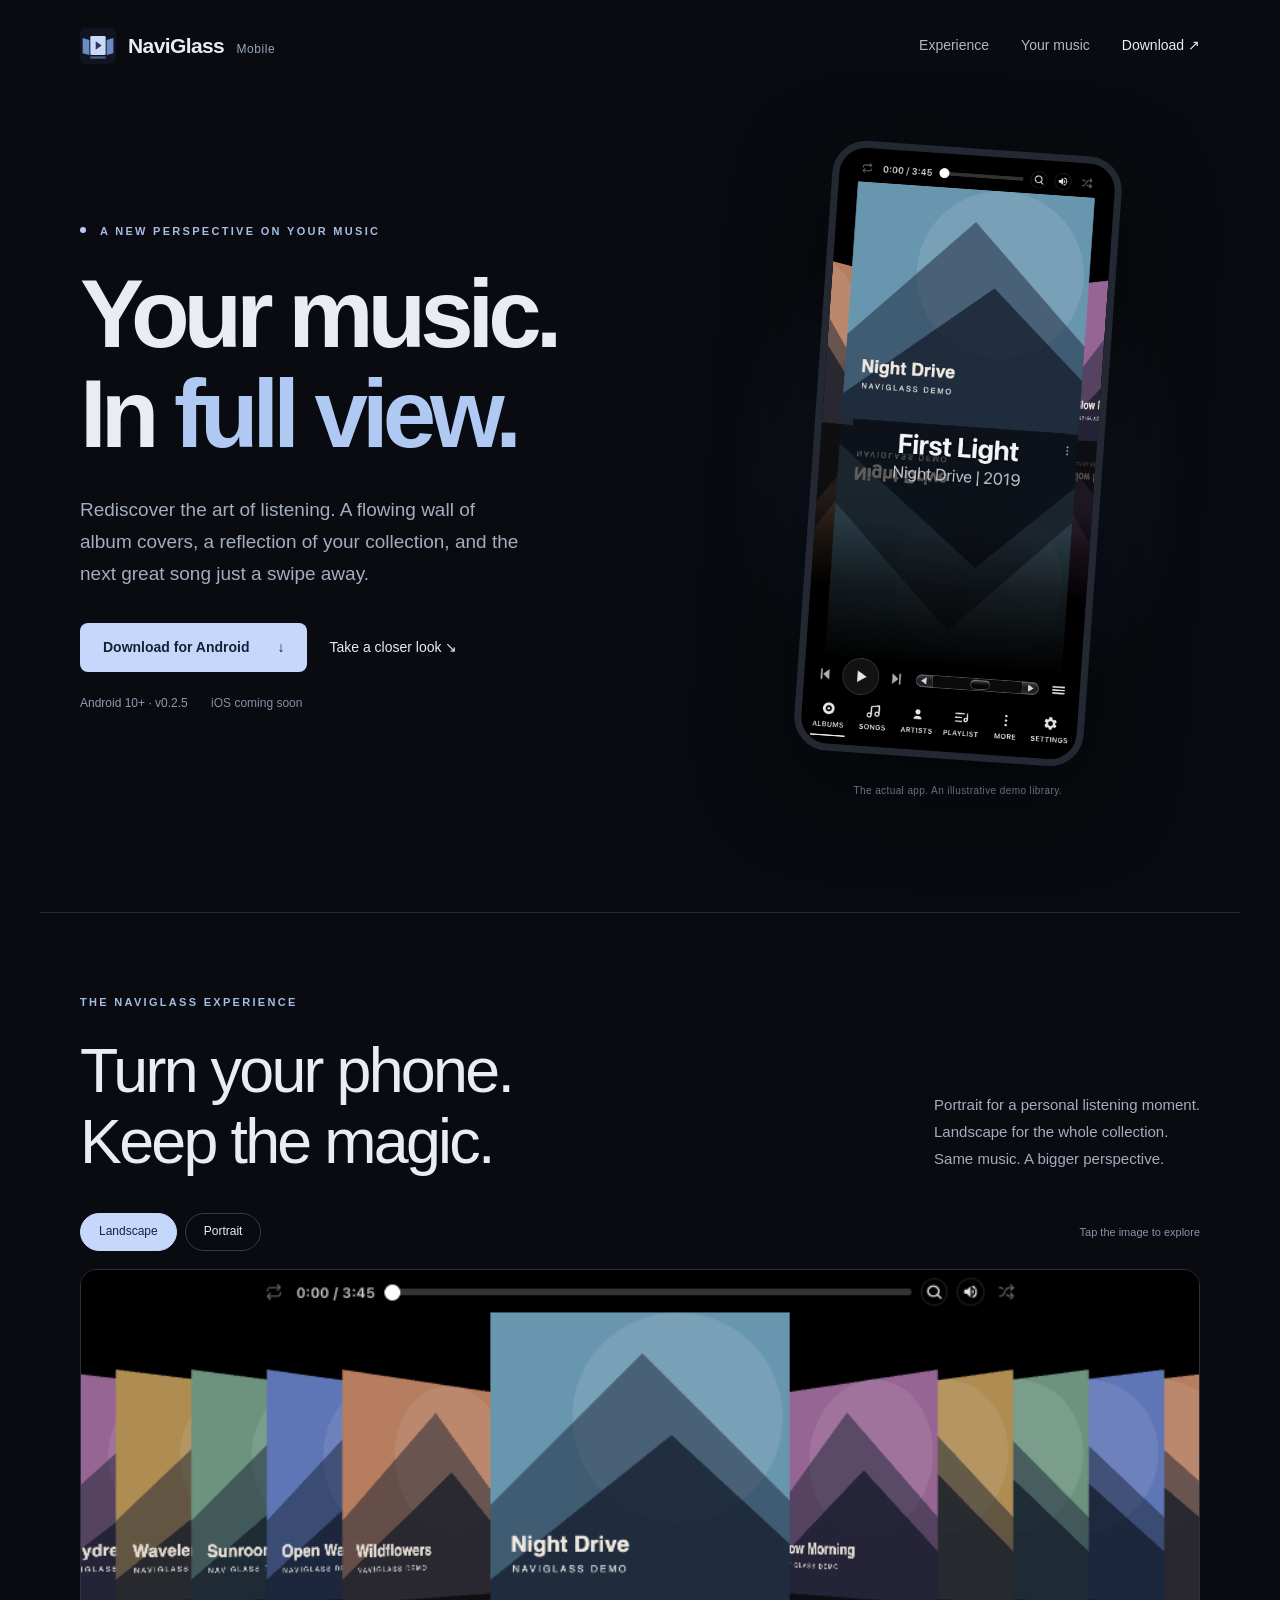
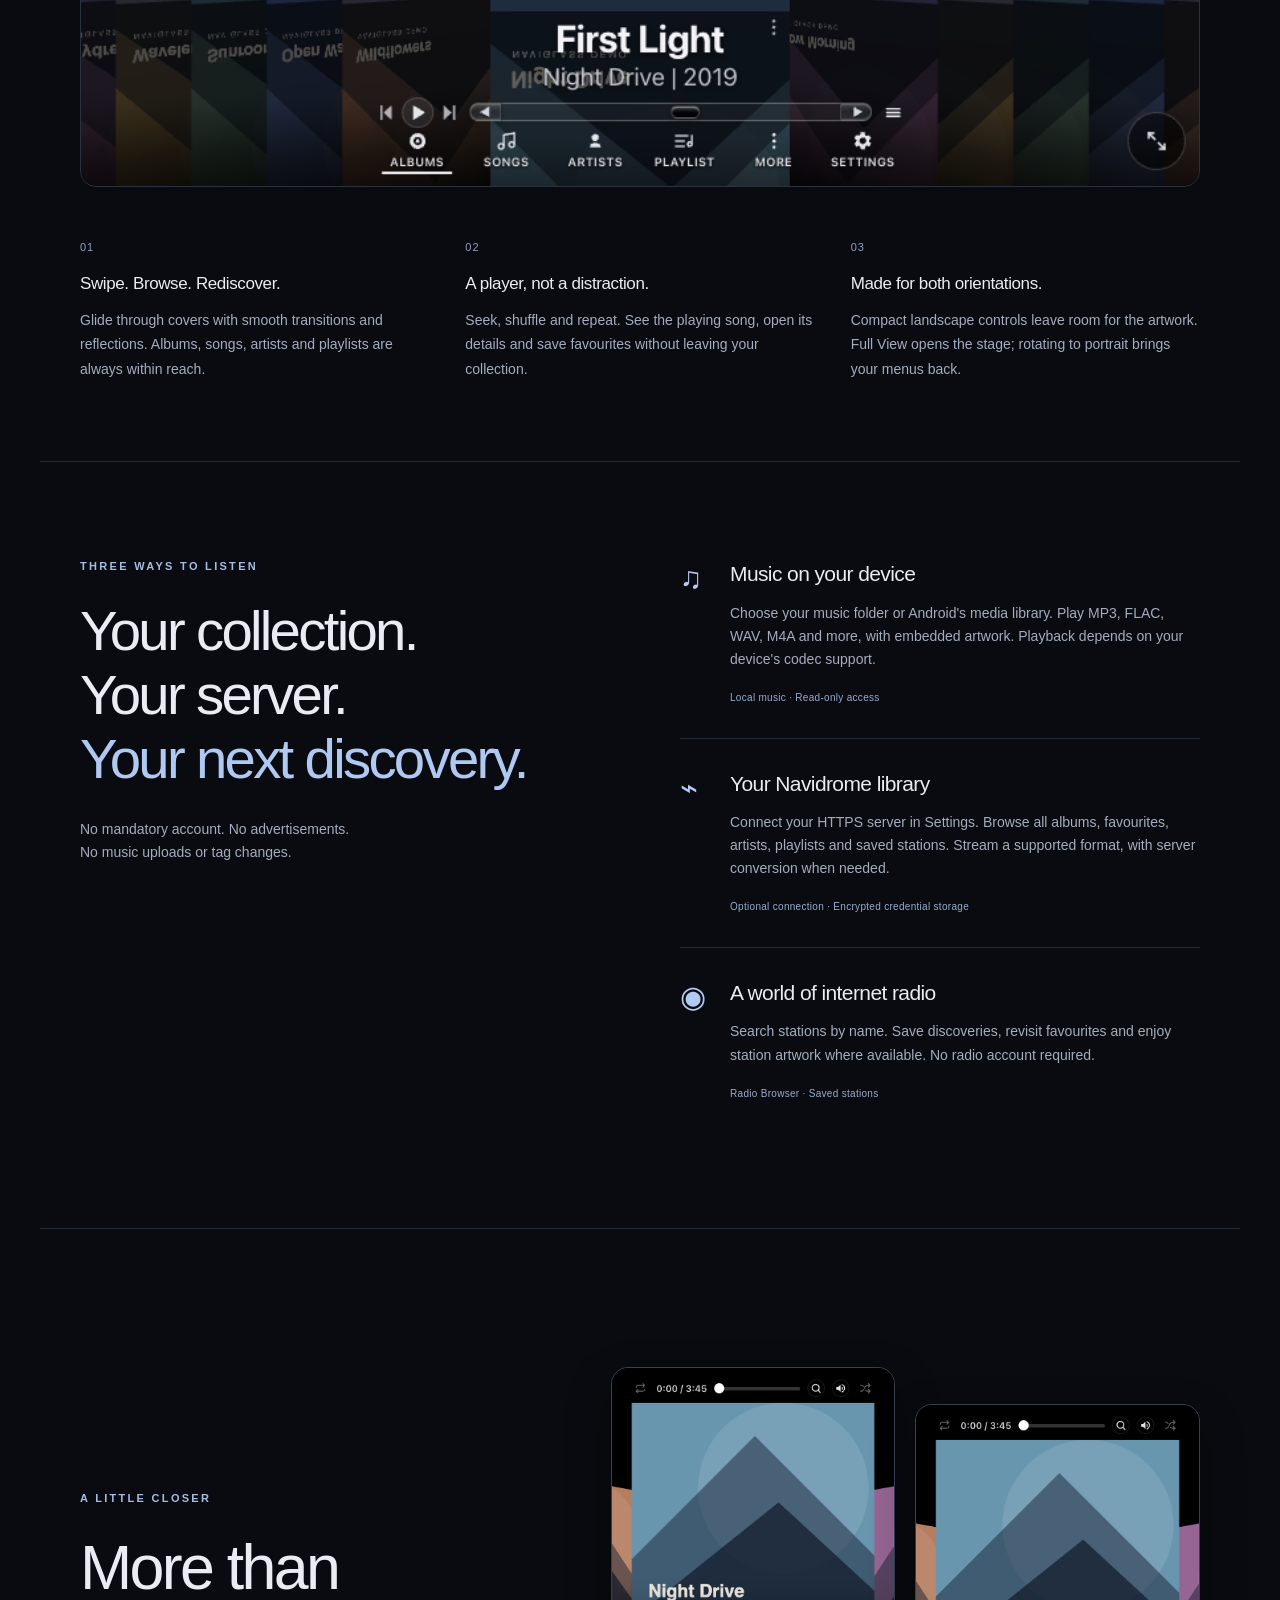
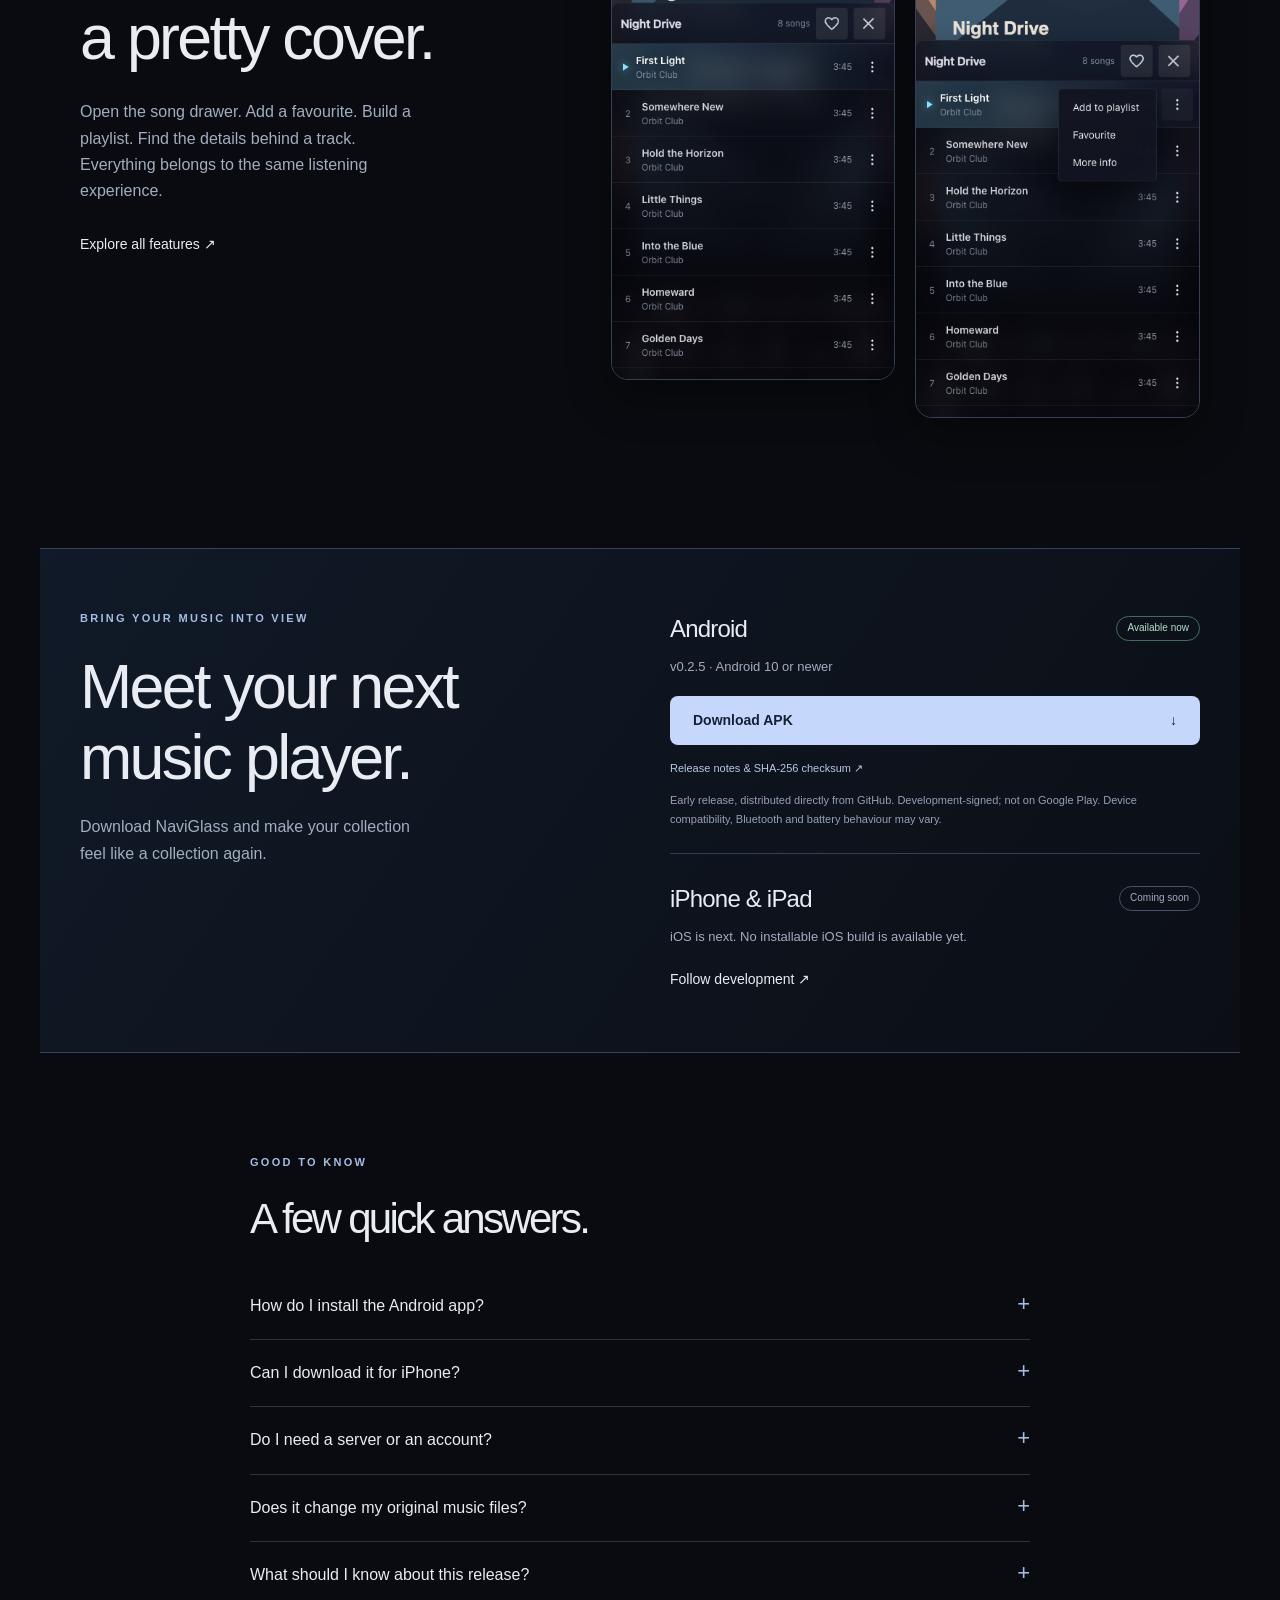
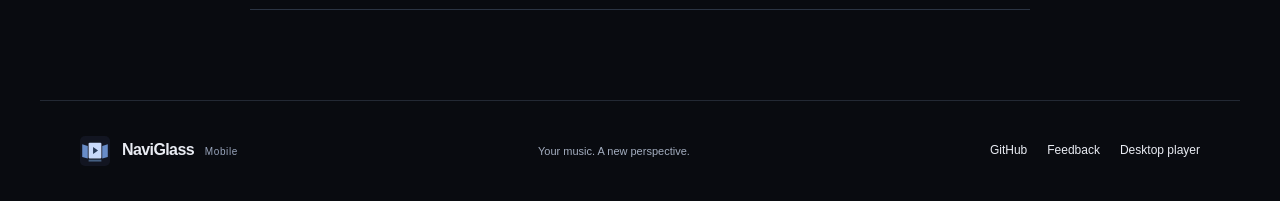
<file: site/index.html>
<!doctype html>
<html lang="en"><head><meta charset="utf-8"><meta name="viewport" content="width=device-width,initial-scale=1"><meta name="theme-color" content="#090b10"><meta name="description" content="NaviGlass brings reflective Cover Flow to your mobile music library. Listen to local music, connect Navidrome and discover internet radio. Available for Android; iOS coming soon."><title>NaviGlass Mobile — Your music, in full view.</title><link rel="icon" href="assets/icon.svg" type="image/svg+xml"><link rel="apple-touch-icon" href="assets/icon-180.png"><link rel="stylesheet" href="style.css"><meta property="og:title" content="NaviGlass Mobile — Your music, in full view."><meta property="og:description" content="Cover Flow. Local music. Navidrome. Internet radio. Download NaviGlass for Android."><meta property="og:type" content="website"><meta property="og:url" content="https://basf2hd.github.io/NaviGlass-Mobile/"><meta property="og:image" content="https://basf2hd.github.io/NaviGlass-Mobile/assets/landscape.png"></head>
<body><a class="skip" href="#main">Skip to content</a><header class="topbar"><a class="brand" href="#" aria-label="NaviGlass home"><img src="assets/icon.svg" alt="" width="36" height="36"><span>NaviGlass <small>Mobile</small></span></a><nav aria-label="Main"><a href="#experience">Experience</a><a href="#sources">Your music</a><a href="#download" class="nav-download">Download <span aria-hidden="true">↗</span></a></nav></header>
<main id="main"><section class="hero wrap"><div class="hero-copy"><p class="eyebrow"><span></span> A new perspective on your music</p><h1>Your music.<br>In <em>full view.</em></h1><p class="intro">Rediscover the art of listening. A flowing wall of album covers, a reflection of your collection, and the next great song just a swipe away.</p><div class="cta-row"><a class="button primary" href="https://github.com/BASF2HD/NaviGlass-Mobile/releases/download/v0.2.5/NaviGlass-Android-0.2.5.apk">Download for Android <span aria-hidden="true">↓</span></a><a class="text-link" href="#experience">Take a closer look <span aria-hidden="true">↘</span></a></div><p class="availability">Android 10+ · v0.2.5 <span>iOS coming soon</span></p></div><div class="hero-art"><div class="orbit" aria-hidden="true"></div><button class="phone image-button" data-zoom="assets/portrait.png" data-caption="Portrait Cover Flow — illustrative demo library" aria-label="Enlarge portrait player screenshot"><img src="assets/portrait.png" alt="NaviGlass portrait player showing reflective album covers, the song First Light, playback controls and bottom navigation" width="390" height="844" fetchpriority="high"></button><p class="image-note">The actual app. An illustrative demo library.</p></div></section>
<section id="experience" class="experience wrap"><div class="section-top"><div><p class="eyebrow">The NaviGlass experience</p><h2>Turn your phone.<br>Keep the magic.</h2></div><p>Portrait for a personal listening moment.<br>Landscape for the whole collection.<br>Same music. A bigger perspective.</p></div><div class="view-controls" role="group" aria-label="Screenshot view"><button class="view-toggle" data-view="landscape" aria-pressed="true">Landscape</button><button class="view-toggle" data-view="portrait" aria-pressed="false">Portrait</button><span>Tap the image to explore</span></div><button class="wide-image image-button" id="experience-image" data-zoom="assets/landscape.png" data-caption="Landscape Cover Flow — illustrative demo library" aria-label="Enlarge landscape player screenshot"><img id="view-image" src="assets/landscape.png" alt="NaviGlass landscape Cover Flow with multiple aligned album covers and reflections" width="844" height="390" loading="lazy"></button><div class="experience-details"><article><span class="detail-number">01</span><h3>Swipe. Browse. Rediscover.</h3><p>Glide through covers with smooth transitions and reflections. Albums, songs, artists and playlists are always within reach.</p></article><article><span class="detail-number">02</span><h3>A player, not a distraction.</h3><p>Seek, shuffle and repeat. See the playing song, open its details and save favourites without leaving your collection.</p></article><article><span class="detail-number">03</span><h3>Made for both orientations.</h3><p>Compact landscape controls leave room for the artwork. Full View opens the stage; rotating to portrait brings your menus back.</p></article></div></section>
<section id="sources" class="sources wrap"><div class="source-heading"><p class="eyebrow">Three ways to listen</p><h2>Your collection.<br>Your server.<br><em>Your next discovery.</em></h2><p>No mandatory account. No advertisements.<br>No music uploads or tag changes.</p></div><div class="source-list"><article><span class="source-icon" aria-hidden="true">♫</span><div><h3>Music on your device</h3><p>Choose your music folder or Android's media library. Play MP3, FLAC, WAV, M4A and more, with embedded artwork. Playback depends on your device's codec support.</p><span class="source-label">Local music · Read-only access</span></div></article><article><span class="source-icon" aria-hidden="true">⌁</span><div><h3>Your Navidrome library</h3><p>Connect your HTTPS server in Settings. Browse all albums, favourites, artists, playlists and saved stations. Stream a supported format, with server conversion when needed.</p><span class="source-label">Optional connection · Encrypted credential storage</span></div></article><article><span class="source-icon" aria-hidden="true">◉</span><div><h3>A world of internet radio</h3><p>Search stations by name. Save discoveries, revisit favourites and enjoy station artwork where available. No radio account required.</p><span class="source-label">Radio Browser · Saved stations</span></div></article></div></section>
<section class="details wrap"><div class="detail-copy"><p class="eyebrow">A little closer</p><h2>More than<br>a pretty cover.</h2><p>Open the song drawer. Add a favourite. Build a playlist. Find the details behind a track. Everything belongs to the same listening experience.</p><a class="text-link" href="https://github.com/BASF2HD/NaviGlass-Mobile#player-and-browsing">Explore all features <span aria-hidden="true">↗</span></a></div><div class="detail-images"><button class="image-button drawer-image" data-zoom="assets/drawer-portrait.png" data-caption="Song drawer with favourites and track actions" aria-label="Enlarge song drawer screenshot"><img src="assets/drawer-portrait.png" alt="Album song drawer with favourites, song titles, artists, durations and three-dot action menus" width="390" height="844" loading="lazy"></button><button class="image-button actions-image" data-zoom="assets/actions-portrait.png" data-caption="Song actions: playlist, favourite and more information" aria-label="Enlarge track actions screenshot"><img src="assets/actions-portrait.png" alt="NaviGlass song actions menu with Add to playlist, Favourite and More info" width="390" height="844" loading="lazy"></button></div></section>
<section id="download" class="download wrap"><div><p class="eyebrow">Bring your music into view</p><h2>Meet your next<br>music player.</h2><p>Download NaviGlass and make your collection<br>feel like a collection again.</p></div><div class="download-options"><div class="platform"><div class="platform-heading"><h3>Android</h3><span class="status available">Available now</span></div><p>v0.2.5 · Android 10 or newer</p><a class="button primary" href="https://github.com/BASF2HD/NaviGlass-Mobile/releases/download/v0.2.5/NaviGlass-Android-0.2.5.apk">Download APK <span aria-hidden="true">↓</span></a><a class="checksum" href="https://github.com/BASF2HD/NaviGlass-Mobile/releases/tag/v0.2.5">Release notes & SHA-256 checksum ↗</a><p class="release-note">Early release, distributed directly from GitHub. Development-signed; not on Google Play. Device compatibility, Bluetooth and battery behaviour may vary.</p></div><div class="platform ios"><div class="platform-heading"><h3>iPhone & iPad</h3><span class="status">Coming soon</span></div><p>iOS is next. No installable iOS build is available yet.</p><a class="text-link" href="https://github.com/BASF2HD/NaviGlass-Mobile">Follow development <span aria-hidden="true">↗</span></a></div></div></section>
<section class="faq wrap"><p class="eyebrow">Good to know</p><h2>A few quick answers.</h2><details><summary>How do I install the Android app?</summary><p>Download the APK on your Android device and open it. Android may ask you to allow installation from your browser or file manager. Install over the previous NaviGlass release to retain app data. An up-to-date Android System WebView and WebGL support are required.</p></details><details><summary>Can I download it for iPhone?</summary><p>Not yet. The Android APK cannot run on iPhone or iPad. The iOS version is planned next; this page will link to a supported Apple download route when one is available.</p></details><details><summary>Do I need a server or an account?</summary><p>No. Local music works without an account. Navidrome is optional and requires your own reachable HTTPS server. Internet radio needs a connection, but no login.</p></details><details><summary>Does it change my original music files?</summary><p>No. Library access is read-only: NaviGlass does not delete tracks, change tags or upload music. Local favourites and app-created playlists stay on your device. Navidrome album and song favourites sync with your server.</p></details><details><summary>What should I know about this release?</summary><p>This is an early, development-signed release, not a production-certified app. Full desktop feature parity, offline remote downloads, server playlist editing, equalizer and Android Auto browsing are not available. Remote title-prefix search filters the first 200 server candidates. Please share reproducible issues with your device and Android version, without passwords or private account details.</p></details></section></main>
<footer class="wrap"><a class="brand" href="#"><img src="assets/icon.svg" alt="" width="30" height="30"><span>NaviGlass <small>Mobile</small></span></a><p>Your music. A new perspective.</p><div><a href="https://github.com/BASF2HD/NaviGlass-Mobile">GitHub</a><a href="https://github.com/BASF2HD/NaviGlass-Mobile/issues">Feedback</a><a href="https://github.com/BASF2HD/NaviGlassPlayer">Desktop player</a></div></footer>
<dialog id="lightbox" aria-label="App screenshot"><button id="close-lightbox" aria-label="Close screenshot">×</button><img id="lightbox-image" alt=""><p id="lightbox-caption"></p></dialog><script src="script.js"></script></body></html>
</file>
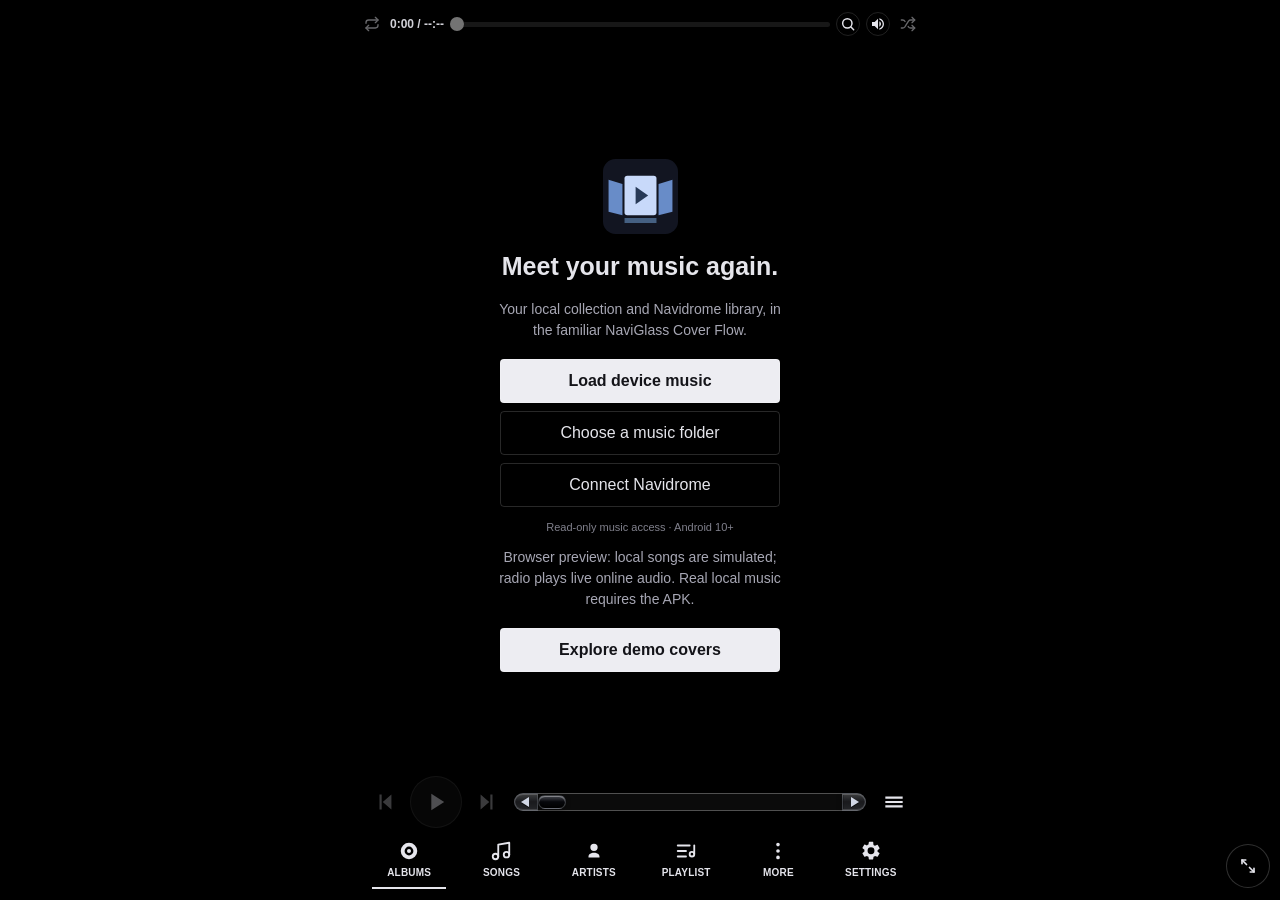
<file: app/src/main/assets/index.html>
<!doctype html>
<html lang="en">
  <head>
    <meta charset="utf-8" />
    <meta
      name="viewport"
      content="width=device-width,initial-scale=1,viewport-fit=cover"
    />
    <meta
      http-equiv="Content-Security-Policy"
      content="default-src 'self'; script-src 'self'; style-src 'self' 'unsafe-inline'; img-src 'self' data:; connect-src 'self' https://de1.api.radio-browser.info https://de2.api.radio-browser.info; media-src https:; object-src 'none'; base-uri 'none'; form-action 'none'"
    />
    <meta name="theme-color" content="#000000" />
    <title>NaviGlass</title>
    <link
      rel="icon"
      href="icon-32.png?v=0.2.5"
      type="image/png"
      sizes="32x32"
    />
    <link
      rel="icon"
      href="icon.svg?v=0.2.5"
      type="image/svg+xml"
      sizes="any"
    />
    <link rel="apple-touch-icon" href="icon-180.png?v=0.2.5" />
    <link rel="stylesheet" href="style.css" />
    <script src="vendor/three.min.js" defer></script>
    <script type="module" src="app.js"></script>
  </head>
  <body>
    <header id="playbackStrip">
      <button id="repeat" aria-label="Repeat"></button>
      <div class="seekTime">
        <span id="elapsed">0:00</span> / <span id="duration">--:--</span>
      </div>
      <input
        id="seek"
        type="range"
        min="0"
        max="1000"
        value="0"
        aria-label="Playback position"
      /><button id="search" aria-label="Search music"></button
      ><button id="volume" aria-label="Volume"></button
      ><button id="shuffle" aria-label="Shuffle"></button>
    </header>
    <main>
      <div
        id="scene"
        aria-label="Album Cover Flow. Swipe left or right to browse."
        tabindex="0"
      ></div>
      <section id="content" hidden aria-label="Music browser"></section>
      <section id="caption" aria-live="polite" hidden>
        <h1 id="title">Your music. In motion.</h1>
        <p id="subtitle">Local files or your Navidrome library.</p>
        <button
          id="nowFavourite"
          aria-label="Favourite playing song"
          hidden
        ></button>
        <button
          id="infoMenu"
          aria-label="Album information and song actions"
        ></button>
      </section>
      <section id="welcome">
        <img src="icon.svg" alt="NaviGlass" />
        <h2>Meet your music again.</h2>
        <p>
          Your local collection and Navidrome library, in the familiar NaviGlass
          Cover Flow.
        </p>
        <button class="primary" id="device">Load device music</button
        ><button id="folder">Choose a music folder</button
        ><button id="connectWelcome">Connect Navidrome</button
        ><small>Read-only music access · Android 10+</small>
      </section>
    </main>
    <footer id="controls">
      <div class="now" hidden>
        <strong id="nowTitle">Nothing playing</strong
        ><span id="nowArtist"></span>
      </div>
      <div class="transport">
        <div class="primaryTransport">
          <button id="previous" aria-label="Previous song"></button
          ><button class="play" id="play" aria-label="Play"></button
          ><button id="next" aria-label="Next song"></button>
        </div>
        <div class="coverBrowse">
          <button id="backAlbum" aria-label="Previous cover">◀</button
          ><input
            id="browseStrip"
            type="range"
            min="0"
            max="0"
            step="1"
            value="0"
            aria-label="Browse covers"
          /><button id="nextAlbum" aria-label="Next cover">▶</button>
        </div>
        <button id="songs" aria-label="Open album songs"></button>
      </div>
      <nav id="mainNav" aria-label="Music navigation">
        <button data-view="albums" aria-current="page">
          <span class="navIcon"></span><span>Albums</span></button
        ><button data-view="songs">
          <span class="navIcon"></span><span>Songs</span></button
        ><button data-view="artists">
          <span class="navIcon"></span><span>Artists</span></button
        ><button data-view="playlists">
          <span class="navIcon"></span><span>Playlist</span></button
        ><button data-view="more">
          <span class="navIcon"></span><span>More</span></button
        ><button data-view="settings" id="library">
          <span class="navIcon"></span><span>Settings</span>
        </button>
      </nav>
      <span id="albumPosition" hidden></span>
    </footer>
    <button id="fullscreen" aria-label="Toggle immersive player"></button>
    <dialog id="panel">
      <div class="panelHead">
        <h2 id="panelTitle">Library</h2>
        <span id="drawerCount" hidden></span
        ><button
          id="drawerFavourite"
          aria-label="Favourite album"
          hidden
        ></button
        ><button id="close" aria-label="Close panel"></button>
      </div>
      <div id="panelBody"></div>
    </dialog>
    <div id="scan" hidden>
      <span id="scanText"></span
      ><progress aria-label="Scanning music"></progress
      ><button id="cancel">Cancel scan</button>
    </div>
    <div id="toast" role="status" hidden></div>
  </body>
</html>
</file>
<file: site/style.css>
*{box-sizing:border-box}html{scroll-behavior:smooth;scroll-padding-top:90px}body{margin:0;background:#090b10;color:#e9ecf3;font-family:Inter,-apple-system,BlinkMacSystemFont,"Segoe UI",sans-serif;font-size:16px;line-height:1.65;-webkit-font-smoothing:antialiased}a{color:inherit;text-decoration:none}button{font:inherit;color:inherit;cursor:pointer}button,a{-webkit-tap-highlight-color:transparent}a:focus-visible,button:focus-visible,summary:focus-visible{outline:3px solid #a5c5ff;outline-offset:6px}img{display:block;max-width:100%;height:auto}.wrap{max-width:1200px;margin:auto;padding-inline:40px}.topbar{max-width:1200px;margin:auto;padding:28px 40px;display:flex;align-items:center;justify-content:space-between;gap:20px}.brand{display:flex;align-items:center;gap:12px;font-size:21px;font-weight:650;letter-spacing:-.6px}.brand small{font-size:12px;color:#98a4bb;letter-spacing:.6px;font-weight:500;margin-left:7px}nav{display:flex;gap:32px;align-items:center;font-size:14px;color:#afb6c6}.nav-download{color:#e9ecf3}nav a:hover,.text-link:hover,footer a:hover{color:#bad0fb}.skip{position:fixed;left:16px;top:-80px;background:#c6d8fa;color:#111;padding:12px;z-index:50}.skip:focus{top:12px}.hero{min-height:820px;display:grid;grid-template-columns:1.25fr 1fr;align-items:center;gap:30px;padding-top:34px;padding-bottom:90px}.eyebrow{text-transform:uppercase;letter-spacing:2.3px;font-size:11px;font-weight:600;color:#a5bce3;margin:0 0 24px}.eyebrow span{display:inline-block;width:6px;height:6px;border-radius:50%;background:#b6ccf3;margin-right:9px;vertical-align:2px}h1{font-size:clamp(66px,7.5vw,100px);line-height:1.04;letter-spacing:-6px;font-weight:550;margin:0 0 30px}em{font-style:normal;color:#b0c9f3}.intro{max-width:440px;color:#a3adbf;font-size:19px;line-height:1.7;margin-bottom:32px}.cta-row{display:flex;align-items:center;flex-wrap:wrap;gap:22px}.button{display:inline-flex;align-items:center;justify-content:space-between;gap:28px;padding:15px 23px;font-size:14px;font-weight:650;line-height:1.4;border-radius:8px;transition:background .18s}.primary{background:#c5d8fc;color:#162137}.primary:hover{background:#e0eaff}.text-link{font-size:14px;font-weight:500;display:inline-block}.availability{font-size:12px;color:#8f9bb0;margin-top:22px}.availability span{margin-left:20px;color:#8490a5}.hero-art{position:relative;display:flex;align-items:center;flex-direction:column}.orbit{position:absolute;z-index:-1;inset:5% -18%;background:radial-gradient(ellipse,#20385870,transparent 65%);border-radius:50%}.phone{width:290px;border:7px solid #232833!important;border-radius:34px!important;overflow:hidden;box-shadow:0 30px 90px #0008;transform:rotate(4deg)}.phone img{border-radius:25px}.image-button{display:block;background:none;padding:0;border:0;text-align:left}.image-note{font-size:10px;color:#8894a9;letter-spacing:.4px;margin:24px 0 0}.experience{padding-block:80px;border-top:1px solid #232934}.section-top{display:flex;justify-content:space-between;align-items:flex-end;gap:35px;margin-bottom:36px}h2{font-size:clamp(40px,4.9vw,64px);line-height:1.13;font-weight:500;letter-spacing:-2.7px;margin:0}p{color:#a3adbf}.section-top>p{font-size:15px;line-height:1.8;margin:0 0 5px}.view-controls{display:flex;align-items:center;gap:8px;margin-bottom:18px}.view-toggle{border:1px solid #323c4b;background:transparent;padding:8px 18px;border-radius:30px;font-size:12px}.view-toggle[aria-pressed=true]{background:#c5d8fc;color:#152239;border-color:#c5d8fc}.view-controls span{margin-left:auto;color:#8894a9;font-size:11px}.wide-image{width:100%;background:#000;border:1px solid #29323d;border-radius:16px;overflow:hidden;display:flex;justify-content:center;align-items:center;min-height:280px}.wide-image img{width:100%}.wide-image.portrait img{width:260px}.experience-details{display:grid;grid-template-columns:repeat(3,1fr);gap:36px;margin-top:46px}.detail-number{font-size:11px;color:#8da1c2;letter-spacing:1px}.experience-details h3{font-size:17px;font-weight:500;letter-spacing:-.4px;margin:10px 0}.experience-details p{font-size:14px;line-height:1.75;margin:0}.sources{padding-block:95px;display:grid;grid-template-columns:1fr 1fr;gap:80px;border-top:1px solid #232934}.source-heading h2{font-size:clamp(38px,4.4vw,57px)}.source-heading>p:last-child{font-size:14px;margin-top:28px}.source-list article{display:flex;gap:20px;padding-bottom:28px;margin-bottom:28px;border-bottom:1px solid #232934}.source-list article:last-child{margin:0;border-bottom:0}.source-icon{color:#b2cbf4;font-size:30px;line-height:1;width:30px;flex-shrink:0;padding-top:6px}.source-list h3{font-weight:500;font-size:21px;margin:0 0 10px;letter-spacing:-.6px}.source-list p{font-size:14px;margin:0 0 12px}.source-label{font-size:10px;color:#97acce;letter-spacing:.3px}.details{border-top:1px solid #232934;padding-block:100px;display:grid;grid-template-columns:1fr 1.2fr;gap:40px;align-items:center}.detail-copy>p:not(.eyebrow){max-width:350px;font-size:16px;margin:26px 0}.detail-images{display:flex;gap:20px;align-items:center;justify-content:center}.detail-images button{border:1px solid #354055;border-radius:17px;overflow:hidden;width:220px;box-shadow:0 18px 45px #0005}.actions-image{margin-top:75px}.download{margin-block:30px 100px;padding-block:60px;border-block:1px solid #35445a;background:linear-gradient(125deg,#16253a90,#10151f55);display:grid;grid-template-columns:1fr 1fr;gap:60px}.download>div>p:not(.eyebrow){font-size:16px;margin-top:22px}.platform{padding-bottom:24px}.platform-heading{display:flex;justify-content:space-between;align-items:center;gap:15px}.platform h3{font-size:24px;font-weight:500;margin:0;letter-spacing:-.8px}.status{font-size:10px;color:#9eacc3;border:1px solid #485169;border-radius:30px;padding:3px 10px;white-space:nowrap}.status.available{color:#b5dfcb;border-color:#416e5b}.platform>p{font-size:13px;margin:8px 0 18px}.platform .button{width:100%}.checksum{font-size:11px;display:block;color:#b5c8e5;margin:14px 0}.platform .release-note{font-size:11px;line-height:1.7;margin:14px 0 0;color:#94a1b6}.ios{border-top:1px solid #344053;padding-top:25px;padding-bottom:0}.faq{max-width:860px;padding-bottom:90px}.faq h2{font-size:42px;margin-bottom:30px}details{border-bottom:1px solid #2b3443;padding:20px 0}summary{font-size:16px;cursor:pointer;list-style:none;display:flex;justify-content:space-between;gap:25px}summary::-webkit-details-marker{display:none}summary::after{content:'+';font-size:22px;color:#a5bce3;line-height:1}details[open] summary::after{content:'−'}details p{font-size:14px;margin:15px 32px 0 0}footer{border-top:1px solid #232934;display:flex;align-items:center;justify-content:space-between;gap:20px;padding-block:30px;font-size:12px}footer .brand{font-size:16px}footer .brand small{font-size:10px}footer p{font-size:11px}footer>div{display:flex;gap:20px}dialog{max-width:94vw;max-height:94vh;border:1px solid #414d62;border-radius:12px;background:#090b10;color:#e9ecf3;padding:36px 20px 14px;overflow:auto}dialog::backdrop{background:#000d}#lightbox-image{max-height:78vh;width:auto;max-width:85vw;margin:auto}#lightbox-caption{text-align:center;font-size:12px;margin:12px 0 0}#close-lightbox{position:absolute;right:8px;top:0;border:0;background:none;width:36px;height:36px;font-size:28px;color:#dce4f2}@media(max-width:950px){.hero{grid-template-columns:1.1fr 1fr;min-height:730px}h1{font-size:70px;letter-spacing:-4px}.phone{width:240px}.intro{font-size:17px}.sources{gap:40px}.details{grid-template-columns:1fr 1fr}.detail-images{gap:12px}.download{gap:35px}footer p{display:none}}@media(max-width:680px){.wrap{padding-inline:24px}.topbar{padding:20px 24px}.brand{font-size:19px}.brand small{display:none}nav{gap:18px;font-size:12px}nav a:first-child{display:none}.hero{display:flex;flex-direction:column;align-items:stretch;text-align:center;gap:36px;padding-top:40px;padding-bottom:55px;min-height:0}h1{font-size:68px;letter-spacing:-4px}.hero .eyebrow{font-size:9px;letter-spacing:1.7px}.intro{margin:22px auto 28px;max-width:420px}.cta-row{justify-content:center;gap:20px}.availability span{margin-left:14px}.phone{width:230px;transform:rotate(0)}.hero-art{padding-top:14px}.image-note{margin-top:16px}.experience{padding-block:52px}.section-top{display:block}.section-top>p{margin-top:22px}h2{font-size:43px;letter-spacing:-2px}.view-controls span{font-size:10px}.view-toggle{padding:7px 12px}.wide-image{min-height:0;border-radius:8px}.experience-details{grid-template-columns:1fr;gap:26px;margin-top:30px}.experience-details article{display:grid;grid-template-columns:25px 1fr;gap:0 12px}.detail-number{grid-row:span 2;padding-top:4px}.experience-details h3{margin:0 0 8px}.experience-details p{grid-column:2}.sources{grid-template-columns:1fr;gap:30px;padding-block:56px}.source-heading h2{font-size:43px}.source-heading>p:last-child{margin-top:20px}.source-list article{gap:16px}.details{grid-template-columns:1fr;gap:30px;padding-block:56px}.detail-images{justify-content:flex-start;gap:14px}.detail-images button{width:calc(50% - 7px)}.actions-image{margin-top:35px}.download{display:block;padding-block:36px;margin-bottom:60px}.download-options{margin-top:32px}.download h2{font-size:43px}.faq{padding-bottom:56px}.faq h2{font-size:33px}summary{font-size:14px}footer{flex-direction:column;align-items:flex-start;padding-block:24px;gap:16px}footer>div{gap:25px;font-size:11px}}@media(prefers-reduced-motion:reduce){html{scroll-behavior:auto}*{transition:none!important}}

.hero-art { isolation:isolate; min-width:0; }
.orbit { inset:5% 0; }
.detail-images { min-width:0; }
.detail-images button { min-width:0; flex:1; width:0; }
.sources>*, .download>* { min-width:0; }
@media(max-width:380px) { h1{font-size:58px;letter-spacing:-3px}.hero .eyebrow{letter-spacing:1.1px}.view-controls span{display:none}.platform-heading{flex-wrap:wrap}.brand{font-size:17px}nav{gap:14px} }
</file>
<file: app/src/main/assets/style.css>
:root {
  color-scheme: dark;
  font-family:
    -apple-system, BlinkMacSystemFont, "Segoe UI", Roboto, "Helvetica Neue",
    Arial, sans-serif;
  -webkit-font-smoothing: antialiased;
  background: #000;
  color: #e5e5eb;
  --line: #ffffff18;
  --accent: #e5e5eb;
  --cover-width: min(560px, calc(100vw - 20px));
  --chrome-width: min(560px, calc(100vw - 20px));
}
* {
  box-sizing: border-box;
}
body {
  margin: 0;
  height: 100dvh;
  overflow: hidden;
  background: #000;
}
button,
input,
select {
  font: inherit;
}
button {
  border: 1px solid transparent;
  border-radius: 4px;
  background: transparent;
  color: inherit;
  min-width: 44px;
  min-height: 44px;
  padding: 8px;
  cursor: pointer;
  display: inline-flex;
  align-items: center;
  justify-content: center;
  gap: 6px;
  -webkit-tap-highlight-color: transparent;
}
button img {
  pointer-events: none;
  display: block;
}
button:hover {
  background: #ffffff0a;
}
button:focus-visible,
input:focus-visible,
select:focus-visible {
  outline: 2px solid #d5d7e4;
  outline-offset: 2px;
}
button:disabled {
  opacity: 0.34;
  cursor: default;
}
[hidden] {
  display: none !important;
}
.active {
  color: #fff;
}
.primary {
  background: #ededf2;
  color: #141419;
  font-weight: 600;
  border-radius: 4px;
  padding: 10px 16px;
}
main {
  position: absolute;
  inset: 0;
  overflow: hidden;
}
#scene {
  position: absolute;
  inset: 0;
  background: #000;
}
#scene canvas {
  display: block;
}
#playbackStrip {
  position: absolute;
  top: 8px;
  left: 50%;
  transform: translateX(-50%);
  width: var(--chrome-width);
  height: 34px;
  z-index: 4;
  display: grid;
  grid-template-columns: 34px max-content minmax(30px, 1fr) 34px 34px 34px;
  align-items: center;
  gap: 5px;
}
#playbackStrip button {
  min-width: 34px;
  width: 34px;
  padding: 4px;
  color: #bfc0c7;
}
#playbackStrip img {
  width: 18px;
  height: 18px;
}
#playbackStrip .active {
  background: #ffffff14;
}
.seekTime {
  font-size: 12px;
  font-weight: 600;
  white-space: nowrap;
  font-variant-numeric: tabular-nums;
  color: #d1d1d8;
}
input[type="range"] {
  appearance: none;
  -webkit-appearance: none;
  width: 100%;
  min-width: 0;
  height: 32px;
  background: transparent;
  margin: 0;
  cursor: pointer;
}
#seek::-webkit-slider-runnable-track {
  height: 5px;
  border-radius: 3px;
  background: #333;
}
#seek::-webkit-slider-thumb {
  appearance: none;
  -webkit-appearance: none;
  width: 14px;
  height: 14px;
  border-radius: 50%;
  background: #fff;
  margin-top: -4.5px;
}
#seek::-moz-range-track {
  height: 5px;
  background: #333;
  border-radius: 3px;
}
#seek::-moz-range-thumb {
  width: 14px;
  height: 14px;
  border: 0;
  border-radius: 50%;
  background: #fff;
}
#seek:disabled {
  opacity: 0.45;
}
#caption {
  position: absolute;
  left: 50%;
  transform: translateX(-50%);
  text-align: center;
  pointer-events: none;
  padding: 0 18px;
  z-index: 3;
}
#caption h1 {
  font-size: clamp(25px, 7vw, 54px);
  font-weight: 700;
  line-height: 1.12;
  margin: 0;
  color: #f4f4f8;
  white-space: nowrap;
  overflow: hidden;
  text-overflow: ellipsis;
  letter-spacing: -0.7px;
  text-shadow: 0 2px 6px #0008;
}
#caption p {
  font-size: clamp(17px, 4.5vw, 32px);
  color: #c4c4ce;
  line-height: 1.2;
  margin: 4px 0 0;
  white-space: nowrap;
  overflow: hidden;
  text-overflow: ellipsis;
  text-shadow: 0 2px 5px #0008;
}
#infoMenu {
  position: absolute;
  right: -3px;
  top: -6px;
  pointer-events: auto;
  min-width: 34px;
  width: 34px;
  padding: 5px;
}
#infoMenu img {
  width: 17px;
  height: 17px;
  opacity: 0.7;
}
#nowFavourite.active img {
  opacity: 1;
}
#controls {
  position: absolute;
  bottom: 8px;
  left: 50%;
  transform: translateX(-50%);
  width: var(--chrome-width);
  z-index: 5;
  padding: 0 4px;
  background: transparent;
  display: flex;
  flex-direction: column;
  gap: 6px;
}
.transport {
  display: grid;
  grid-template-columns: auto minmax(0, 1fr) 38px;
  gap: 8px;
  align-items: center;
  min-width: 0;
}
.primaryTransport {
  display: flex;
  align-items: center;
  gap: 0;
}
.primaryTransport button {
  width: 34px;
  min-width: 34px;
  padding: 5px;
}
.primaryTransport .play {
  width: 46px;
  height: 46px;
  min-width: 46px;
  border-radius: 50%;
  border: 1px solid #ffffff28;
  background: #ffffff12;
}
.play img {
  width: 26px;
  height: 26px;
}
.primaryTransport button:not(.play) img {
  width: 17px;
  height: 17px;
  opacity: 0.75;
}
.coverBrowse {
  display: grid;
  grid-template-columns: 21px minmax(0, 1fr) 21px;
  align-items: center;
  border-radius: 12px;
  min-width: 0;
}
.coverBrowse button {
  min-width: 21px;
  width: 21px;
  min-height: 34px;
  padding: 0;
  font-size: 12px;
  color: #ddd;
}
.coverBrowse button:first-child {
  border-radius: 12px 0 0 12px;
}
.coverBrowse button:last-child {
  border-radius: 0 12px 12px 0;
}
.coverBrowse button {
  background: #ffffff13;
  border: 1px solid #ffffff48;
  height: 18px;
  min-height: 18px;
}
.coverBrowse input::-webkit-slider-runnable-track {
  height: 18px;
  background: #ffffff0b;
  border-top: 1px solid #ffffff48;
  border-bottom: 1px solid #ffffff48;
}
.coverBrowse input::-webkit-slider-thumb {
  appearance: none;
  -webkit-appearance: none;
  width: 26px;
  height: 14px;
  margin-top: 1px;
  border-radius: 8px;
  background: #09090cd9;
  border: 1px solid #a5a5ad;
  box-shadow: inset 0 1px 2px #ffffff48;
}
.coverBrowse input::-moz-range-track {
  height: 16px;
  background: #ffffff0b;
  border: 1px solid #ffffff48;
}
.coverBrowse input::-moz-range-thumb {
  width: 26px;
  height: 14px;
  border-radius: 8px;
  background: #09090c;
  border: 1px solid #a5a5ad;
}
#songs {
  min-width: 38px;
  padding: 4px;
}
#songs img {
  width: 20px;
  height: 20px;
}
#mainNav {
  display: grid;
  grid-template-columns: repeat(6, minmax(0, 1fr));
  gap: 2px;
  background: transparent;
}
#mainNav button {
  min-width: 0;
  min-height: 50px;
  flex-direction: column;
  gap: 4px;
  padding: 5px 0 4px;
  font-size: 10px;
  text-transform: uppercase;
  font-weight: 600;
  letter-spacing: 0.2px;
  border-radius: 0;
  position: relative;
  color: #e4e4eb;
  text-shadow: 0 1px 3px #000;
}
#mainNav .navIcon {
  display: flex;
  align-items: center;
  height: 20px;
}
#mainNav .navIcon img {
  width: 18px;
  height: 18px;
}
#mainNav button[aria-current="page"]::after {
  content: "";
  position: absolute;
  height: 2px;
  background: #e5e5eb;
  bottom: 0;
  left: 18%;
  right: 18%;
}
#fullscreen {
  position: absolute;
  right: 10px;
  bottom: 12px;
  z-index: 7;
  width: 40px;
  height: 40px;
  border-radius: 50%;
  border-color: #ffffff30;
  background: #0008;
}
#fullscreen img {
  width: 18px;
  height: 18px;
}
#welcome {
  position: absolute;
  inset: 58px 0 124px;
  display: flex;
  flex-direction: column;
  justify-content: center;
  align-items: center;
  text-align: center;
  padding: 20px;
  background: #000;
  z-index: 3;
}
#welcome img {
  width: 75px;
  height: 75px;
}
#welcome h2 {
  font-size: 25px;
  margin: 18px 0 4px;
}
#welcome p {
  font-size: 14px;
  line-height: 1.5;
  max-width: 300px;
  color: #a7a7b4;
}
#welcome button {
  width: min(280px, 100%);
  border: 1px solid #ffffff28;
  margin: 4px 0;
}
#welcome small {
  color: #80808c;
  font-size: 11px;
  margin-top: 10px;
}
.hint {
  font-size: 12px;
  color: #9393a3;
  line-height: 1.5;
}
.sourceButtons {
  display: flex;
  flex-wrap: wrap;
  gap: 8px;
}
.sourceButtons button {
  border: 1px solid #ffffff20;
  padding: 9px 12px;
  flex: 1;
  min-width: 140px;
}
#content {
  position: absolute;
  inset: 58px 0 122px;
  background: #0b0b0fdc;
  overflow: auto;
  padding: 18px;
  overscroll-behavior: contain;
  z-index: 3;
}
#content h1 {
  font-size: 24px;
  margin: 0 0 6px;
  font-weight: 600;
  color: #ededf2;
}
#content > .hint {
  margin: 0 0 16px;
}
.pageActions {
  display: flex;
  gap: 8px;
  flex-wrap: wrap;
  margin: 10px 0 14px;
}
.pageActions button {
  border: 1px solid #ffffff20;
  padding: 8px 13px;
}
.track {
  display: flex;
  align-items: center;
  border-bottom: 1px solid #ffffff12;
  gap: 4px;
  padding: 4px 0;
}
.trackPlay {
  flex: 1;
  min-width: 0;
  display: flex;
  justify-content: flex-start;
  text-align: left;
  gap: 10px;
  padding: 6px 2px;
}
.trackNr {
  width: 26px;
  flex-shrink: 0;
  color: #878792;
  font-size: 12px;
  align-self: flex-start;
  margin-top: 2px;
}
.trackLabel {
  min-width: 0;
}
.trackLabel strong,
.trackLabel small {
  display: block;
  white-space: nowrap;
  overflow: hidden;
  text-overflow: ellipsis;
}
.trackLabel strong {
  font-size: 14px;
  font-weight: 550;
  color: #d5d5de;
}
.trackLabel small {
  font-size: 11px;
  color: #898998;
  margin-top: 4px;
}
.track.active .trackLabel strong {
  color: #fff;
}
.favourite {
  min-width: 36px;
  width: 36px;
  padding: 6px;
}
.favourite img {
  width: 17px;
  height: 17px;
  opacity: 0.5;
}
.favourite.active img {
  opacity: 1;
}
.add {
  width: 34px;
  min-width: 34px;
  font-size: 22px;
  padding: 0;
}
.playlistItem {
  display: flex;
  width: 100%;
  justify-content: flex-start;
  text-align: left;
  border-bottom: 1px solid #ffffff12;
}
.albumGrid {
  display: grid;
  grid-template-columns: repeat(3, minmax(0, 1fr));
  gap: 12px;
  margin-top: 14px;
}
.albumCard {
  display: block;
  min-width: 0;
  text-align: left;
  padding: 0;
}
.albumCard img {
  width: 100%;
  aspect-ratio: 1;
  object-fit: contain;
  background: #141419;
}
.albumCard span {
  display: block;
  font-size: 12px;
  overflow: hidden;
  text-overflow: ellipsis;
  white-space: nowrap;
  margin-top: 5px;
}
input:not([type="range"]):not([type="checkbox"]),
select {
  width: 100%;
  border: 1px solid #ffffff28;
  color: #dedee8;
  background: #131318;
  border-radius: 4px;
  padding: 10px 12px;
  font-size: 16px;
}
input[type="search"] {
  margin-bottom: 10px;
}
label {
  display: block;
  font-size: 12px;
  color: #a4a4b3;
  margin: 14px 0 7px;
}
.pager {
  display: flex;
  align-items: center;
  justify-content: space-between;
  font-size: 12px;
  color: #9393a3;
  margin-top: 14px;
}
.pager button {
  border: 1px solid #ffffff20;
}
.station {
  display: flex;
  align-items: center;
  border-bottom: 1px solid #ffffff12;
  gap: 12px;
  padding: 14px 0;
}
.station > div {
  flex: 1;
  min-width: 0;
}
.station strong,
.station small {
  display: block;
}
.station strong {
  font-size: 15px;
  color: #dddde7;
  font-weight: 550;
}
.station small {
  font-size: 12px;
  color: #90909e;
  margin-top: 5px;
  max-height: 36px;
  overflow: hidden;
}
.station button {
  border: 1px solid #ffffff24;
  padding: 8px 12px;
  min-width: 75px;
}
.station.active button {
  background: #ffffff18;
}
.radioFilters {
  display: grid;
  grid-template-columns: 1fr 1fr;
  gap: 8px;
}
.radioFilters input {
  font-size: 14px !important;
}
.settingsLogo {
  display: flex;
  align-items: center;
  gap: 10px;
  margin: 0 0 14px;
}
.settingsLogo img {
  width: 40px;
  height: 40px;
}
.settingsLogo strong {
  font-size: 19px;
}
dialog {
  background: #101015;
  color: #dadae4;
  border: 1px solid #ffffff26;
  border-radius: 5px;
  width: calc(100% - 22px);
  max-width: 650px;
  max-height: 85dvh;
  padding: 0;
  overflow: hidden;
}
dialog::backdrop {
  background: #0009;
}
.panelHead {
  display: flex;
  align-items: center;
  justify-content: space-between;
  padding: 8px 14px;
  border-bottom: 1px solid #ffffff18;
}
.panelHead h2 {
  font-size: 17px;
  margin: 0;
  font-weight: 550;
}
#panelBody {
  padding: 14px;
  overflow: auto;
  max-height: calc(85dvh - 63px);
  overscroll-behavior: contain;
}
#panelBody > .primary {
  margin-top: 12px;
}
#scan {
  position: fixed;
  bottom: 125px;
  left: 12px;
  right: 12px;
  z-index: 20;
  padding: 12px;
  background: #202029;
  border: 1px solid #454550;
  border-radius: 4px;
  display: grid;
  grid-template-columns: 1fr auto;
  gap: 5px;
  font-size: 12px;
}
#scan progress {
  width: 100%;
  height: 4px;
  grid-column: 1;
}
#scan button {
  grid-column: 2;
  grid-row: 1/3;
}
#toast {
  position: fixed;
  bottom: 130px;
  left: 20px;
  right: 20px;
  z-index: 30;
  background: #292932;
  border: 1px solid #51515d;
  padding: 12px;
  font-size: 13px;
  text-align: center;
  border-radius: 4px;
  pointer-events: none;
}
body:not(.coverView) #controls {
  background: #08080fec;
  border-top: 1px solid #ffffff12;
  width: 100%;
  max-width: none;
  padding: 8px max(14px, calc((100vw - 560px) / 2));
  bottom: 0;
}
body:not(.coverView) #fullscreen {
  display: none;
}
body:not(.coverView) #playbackStrip {
  width: min(700px, calc(100vw - 20px));
}
.volumeRow {
  display: flex;
  align-items: center;
  gap: 14px;
}
.volumeRow input {
  flex: 1;
}
.volumeRow output {
  width: 42px;
  font-size: 12px;
}
.error {
  color: #e5a5a5;
  font-size: 13px;
  line-height: 1.5;
}
#caption h1 {
  font-size: var(--title-size, 32px);
}
#caption p {
  font-size: var(--subtitle-size, 20px);
}
@media (max-width: 520px) {
  #fullscreen {
    right: 4px;
    bottom: 120px;
    min-width: 34px;
    width: 34px;
    min-height: 34px;
    height: 34px;
  }
  #controls {
    width: calc(100% - 18px);
  }
  #playbackStrip {
    width: calc(100% - 18px);
  }
}
@media (orientation: landscape) and (max-height: 600px) {
  #playbackStrip {
    top: 3px;
    height: 36px;
  }
  #controls {
    bottom: 3px;
    gap: 0;
  }
  .primaryTransport .play {
    width: 38px;
    height: 38px;
    min-width: 38px;
  }
  #mainNav button {
    min-height: 42px;
    font-size: 9px;
    gap: 3px;
  }
  #mainNav .navIcon img {
    width: 16px;
    height: 16px;
  }
  #content {
    inset: 44px 0 91px;
    padding: 10px 18px;
  }
  #caption h1 {
    font-size: var(--title-size, 28px);
  }
  #caption p {
    font-size: var(--subtitle-size, 18px);
    margin-top: 4px;
  }
  #welcome {
    inset: 42px 0 91px;
    overflow: auto;
    justify-content: flex-start;
    padding: 5px 20px;
  }
  #welcome img {
    width: 36px;
    height: 36px;
  }
  #welcome h2 {
    margin: 7px 0 0;
    font-size: 20px;
  }
  #welcome p {
    margin: 7px 0;
    font-size: 12px;
    max-width: 440px;
  }
  #welcome button {
    min-height: 32px;
    margin: 2px 0;
  }
  #welcome small {
    display: none;
  }
  #scan,
  #toast {
    bottom: 96px;
  }
  .station {
    padding: 10px 0;
  }
}

/* Original touch drawer: bottom sheet in portrait, centred panel in landscape. */
#panel.songDrawer {
  position: fixed;
  margin: 0;
  inset: auto;
  padding: 0;
  min-width: 0;
  background: rgba(10, 10, 20, 0.58);
  border: 1px solid #ffffff14;
  backdrop-filter: blur(18px) saturate(1.18);
  -webkit-backdrop-filter: blur(18px) saturate(1.18);
  display: flex;
  flex-direction: column;
  z-index: 21;
  border-radius: 10px;
  box-shadow: 0 18px 48px #0007;
  overflow: hidden;
}
#panel.songDrawer:not([open]) {
  display: none;
}
.songDrawer .panelHead {
  flex: 0 0 56px;
  min-height: 56px;
  padding: 6px 12px;
  gap: 8px;
}
.songDrawer .panelHead h2 {
  flex: 1;
  min-width: 0;
  font-size: 16px;
  white-space: nowrap;
  text-overflow: ellipsis;
  overflow: hidden;
}
#drawerCount {
  font-size: 12px;
  color: #c6cee69e;
  white-space: nowrap;
}
#drawerFavourite,
#panel.songDrawer #close {
  width: 44px;
  height: 44px;
  min-width: 44px;
  min-height: 44px;
  padding: 9px;
  border-radius: 4px;
  background: #ffffff14;
}
#drawerFavourite img,
#panel.songDrawer #close img {
  width: 24px;
  height: 24px;
  opacity: 0.85;
}
.songDrawer #panelBody {
  flex: 1;
  min-height: 0;
  max-height: none;
  padding: 0;
  overflow: auto;
  overscroll-behavior: contain;
}
.songDrawer .track {
  min-width: 0;
  padding: 8px 8px;
  min-height: 64px;
  gap: 6px;
}
.songDrawer .trackPlay {
  min-width: 0;
  gap: 6px;
  min-height: 44px;
  padding: 0;
}
.songDrawer .trackNr {
  align-self: center;
  margin: 0;
  width: 26px;
  font-size: 13px;
  text-align: center;
}
.songDrawer .trackLabel {
  flex: 1;
}
.songDrawer .trackLabel strong {
  font-size: 14px;
  font-weight: 600;
}
.songDrawer .trackLabel small {
  font-size: 12px;
  margin-top: 4px;
  color: #c6cee69e;
}
.songDrawer .track.active {
  background: linear-gradient(90deg, #7fdaff33, #5f79ff08);
}
.trackTime {
  width: 42px;
  flex-shrink: 0;
  text-align: right;
  font-size: 12px;
  color: #d2d8ecb8;
}
.songMenu {
  flex: 0 0 44px;
  width: 44px;
  min-width: 44px;
  height: 44px;
  min-height: 44px;
  padding: 10px;
}
.songMenu img {
  width: 20px;
  height: 20px;
}
.songContext {
  position: fixed;
  margin: 0;
  inset: auto;
  width: max-content;
  min-width: 136px;
  max-width: calc(100vw - 24px);
  max-height: calc(100dvh - 24px);
  overflow: auto;
  background: #121420f5;
  color: #e5e5eb;
  border: 1px solid #ffffff14;
  border-radius: 5px;
  padding: 6px;
  box-shadow: 0 16px 44px #0006;
  z-index: 40;
}
.songContext:popover-open {
  display: grid;
}
.songContext button {
  min-height: 38px;
  padding: 8px 12px;
  font-size: 14px;
  text-align: left;
  justify-content: flex-start;
}
.songDetails {
  display: grid;
  grid-template-columns: auto minmax(0, 1fr);
  gap: 12px;
  font-size: 14px;
}
.songDetails dt {
  color: #9898a6;
}
.songDetails dd {
  margin: 0;
  overflow-wrap: anywhere;
}
@media (orientation: portrait) {
  #panel.songDrawer {
    border-radius: 10px 10px 0 0;
    border-left: 0;
    border-right: 0;
    border-bottom: 0;
  }
}

/* Browse menus overlay the artwork instead of replacing the player. */
#content.browsePopover {
  inset: auto;
  max-width: calc(100vw - 24px);
  max-height: calc(100dvh - 130px);
  background: rgba(10, 10, 20, 0.72);
  border: 1px solid rgba(255, 255, 255, 0.06);
  backdrop-filter: blur(12px);
  padding: 12px;
  z-index: 4;
}
#content.browsePopover h1 {
  font-size: 16px;
  padding-right: 32px;
}
#content.browsePopover .hint {
  font-size: 11px;
  margin-bottom: 10px;
}
.browseClose {
  position: absolute;
  top: 2px;
  right: 2px;
  width: 34px;
  min-width: 34px;
  padding: 5px;
}
.browseClose img {
  width: 18px;
  height: 18px;
}
.browsePopover .pageActions,
.browsePopover .sourceButtons {
  gap: 5px;
}
.browsePopover .sourceButtons button {
  min-width: 110px;
  padding: 7px;
}
.browsePopover .trackLabel strong {
  font-size: 12px;
}
.browsePopover .trackLabel small {
  font-size: 10px;
}
.browsePopover .radioFilters {
  grid-template-columns: 1fr;
}

/* Original NaviGlass browse-cap CSS, reused without redrawing icons. */
.coverBrowse button {
  align-self: center;
  width: 21px;
  height: 18px;
  margin: 0;
  padding: 0;
  border: 1px solid rgba(225, 232, 245, 0.26);
  background:
    linear-gradient(
      180deg,
      rgba(255, 255, 255, 0.22),
      rgba(255, 255, 255, 0.08) 48%,
      rgba(255, 255, 255, 0.12)
    ),
    rgba(13, 15, 20, 0.5);
  box-shadow:
    inset 0 1px 0 rgba(255, 255, 255, 0.16),
    inset 0 -1px 0 rgba(255, 255, 255, 0.14),
    0 2px 6px rgba(0, 0, 0, 0.16);
  color: rgba(218, 224, 238, 0.96);
  cursor: pointer;
  position: relative;
  z-index: 2;
  touch-action: manipulation;
}

.coverBrowse button::before {
  content: "";
  position: absolute;
  top: 50%;
  width: 0;
  height: 0;
  transform: translateY(-50%);
  filter: drop-shadow(0 1px 0 rgba(0, 0, 0, 0.7));
}

.coverBrowse button::after {
  content: "";
  position: absolute;
  top: 1px;
  bottom: 1px;
  width: 1px;
  background: rgba(210, 218, 235, 0.18);
  box-shadow: 1px 0 0 rgba(0, 0, 0, 0.18);
  pointer-events: none;
}

#backAlbum {
  border-radius: 999px 0 0 999px;
  border-right: none;
}

#backAlbum::after {
  right: 0;
}

#backAlbum::before {
  left: 28%;
  border-top: calc(3px * 0.88) solid transparent;
  border-bottom: calc(3px * 0.88) solid transparent;
  border-right: calc(3px * 1.35) solid currentColor;
}

#nextAlbum {
  border-radius: 0 999px 999px 0;
  border-left: none;
}

#nextAlbum::after {
  left: 0;
}

#nextAlbum::before {
  right: 28%;
  border-top: calc(3px * 0.88) solid transparent;
  border-bottom: calc(3px * 0.88) solid transparent;
  border-left: calc(3px * 1.35) solid currentColor;
}

.coverBrowse button img {
  display: none;
}
@media (min-width: 521px) and (min-height: 601px) {
  #controls {
    padding: 0 26px;
  }
  .primaryTransport .play {
    width: 36px;
    height: 36px;
    min-width: 36px;
  }
  .play img {
    width: 24px;
    height: 24px;
  }
  #mainNav button {
    min-height: 34px;
    font-size: 9px;
    gap: 2px;
    padding: 2px 0;
  }
  #mainNav .navIcon {
    height: 16px;
  }
  #mainNav .navIcon img {
    width: 16px;
    height: 16px;
  }
}

/* Cover-relative chrome and floating drop-ups, matching the original player. */
#scene {
  touch-action: none;
  user-select: none;
  -webkit-user-select: none;
}
#playbackStrip {
  width: var(--chrome-width);
  height: var(--strip-hit, 32px);
  grid-template-columns:
    var(--strip-button, 24px) max-content minmax(20px, 1fr)
    repeat(3, var(--strip-button, 24px));
  gap: var(--strip-gap, 6px);
}
#playbackStrip button {
  min-width: 0;
  min-height: 0;
  width: var(--strip-button, 24px);
  height: var(--strip-hit, 32px);
  padding: 0;
}
#playbackStrip img {
  width: var(--strip-icon, 16px);
  height: var(--strip-icon, 16px);
}
.seekTime {
  font-size: var(--strip-font, 12px);
}
#seek {
  height: var(--strip-hit, 32px);
}
#content.browsePopover {
  position: fixed;
  inset: auto;
  z-index: 20;
  max-width: calc(100vw - 16px);
  padding: 8px;
  background: rgba(20, 20, 28, 0.92);
  border: 1px solid #ffffff1c;
  border-radius: 4px;
  overflow: auto;
  overscroll-behavior: contain;
  box-shadow: 0 8px 30px #0008;
}
#content.browsePopover h1 {
  font-size: 14px;
  margin: 0 28px 8px 3px;
}
#content.browsePopover .hint:empty {
  display: none;
}
.browseClose {
  top: 2px;
  right: 2px;
  min-height: 28px;
  min-width: 28px;
  width: 28px;
  height: 28px;
  padding: 4px;
}
.browseItem {
  width: 100%;
  text-align: left;
  display: flex;
  align-items: stretch;
  justify-content: flex-start;
  flex-direction: column;
  gap: 2px;
  min-height: 44px;
  padding: 7px 8px;
  border-radius: 3px;
}
.browseItem strong {
  font-size: 13px;
  font-weight: 500;
}
.browseItem small {
  font-size: 10px;
  color: #a3a3ae;
}
.browsePopover .radioFilters {
  display: grid;
  grid-template-columns: 1fr 1fr;
  gap: 5px;
}
.browsePopover input {
  min-width: 0;
  width: 100%;
  padding: 7px;
  font-size: 12px;
}
.browsePopover .pageActions button {
  padding: 6px;
  font-size: 11px;
  min-height: 32px;
  min-width: 0;
}
.browsePopover .station {
  padding: 4px;
  gap: 4px;
}
.browsePopover .station strong {
  font-size: 12px;
}
.browsePopover .station small {
  font-size: 10px;
}
.browsePopover .station button {
  min-width: 50px;
  min-height: 32px;
  padding: 4px;
  font-size: 11px;
}
#panel.songDrawer {
  box-sizing: border-box;
  min-width: 0;
  max-height: none;
}
.songDrawer .track,
.songDrawer .trackPlay {
  min-width: 0;
}
/* Fitted, square transport hit boxes; never vertically compress the artwork icons. */
#controls {
  padding: 0 4px;
  gap: 6px;
  bottom: max(10px, env(safe-area-inset-bottom));
}
.transport {
  grid-template-columns: auto minmax(0, 1fr) var(--transport-button, 44px);
  gap: 6px;
}
.primaryTransport {
  flex-shrink: 0;
  gap: 2px;
}
.primaryTransport button {
  flex: 0 0 var(--transport-button, 44px);
  width: var(--transport-button, 44px);
  min-width: var(--transport-button, 44px);
  height: var(--transport-button, 44px);
  min-height: var(--transport-button, 44px);
  padding: 0;
}
.primaryTransport .play {
  flex-basis: var(--transport-play, 52px);
  width: var(--transport-play, 52px);
  min-width: var(--transport-play, 52px);
  height: var(--transport-play, 52px);
  min-height: var(--transport-play, 52px);
  aspect-ratio: 1;
}
.primaryTransport button:not(.play) img {
  width: var(--transport-icon, 26px);
  height: var(--transport-icon, 26px);
  object-fit: contain;
}
.primaryTransport .play img {
  width: var(--play-icon, 28px);
  height: var(--play-icon, 28px);
  object-fit: contain;
}
#songs {
  min-width: var(--transport-button, 44px);
  width: var(--transport-button, 44px);
  height: var(--transport-button, 44px);
  min-height: var(--transport-button, 44px);
  padding: 0;
}
#songs img {
  width: var(--transport-icon, 26px);
  height: var(--transport-icon, 26px);
}
#mainNav button {
  height: 56px;
  min-height: 56px;
  gap: 5px;
  padding: 3px 0 10px;
  font-size: var(--nav-font, 10px);
  letter-spacing: 0.2px;
}
#mainNav .navIcon {
  height: 22px;
}
#mainNav .navIcon img {
  width: 22px;
  height: 22px;
}
#mainNav button[aria-current="page"]::after {
  bottom: 0;
  height: 2px;
  left: 8%;
  right: 8%;
}
.browsePopover .radioFilters {
  display: block;
}
.browsePopover .radioFilters input {
  font-size: 16px;
  min-height: 44px;
}
@media (orientation: landscape) and (max-height: 600px) {
  #controls {
    gap: 3px;
    bottom: 8px;
  }
  #mainNav button {
    height: 36px;
    min-height: 36px;
    font-size: 9px;
    gap: 2px;
    padding: 1px 0 7px;
    letter-spacing: 0.2px;
  }
  #mainNav .navIcon {
    height: 16px;
  }
  #mainNav .navIcon img {
    width: 16px;
    height: 16px;
  }
  #browseStrip {
    height: 26px;
  }
  .coverBrowse {
    grid-template-columns: 20px minmax(0, 1fr) 20px;
  }
  #caption {
    padding: 0 16px;
  }
  #caption p {
    margin-top: 2px;
  }
  #infoMenu {
    min-height: 28px;
    min-width: 28px;
    width: 28px;
    right: -2px;
    padding: 4px;
  }
  #infoMenu img {
    width: 16px;
    height: 16px;
  }
  .songDrawer .panelHead {
    flex-basis: 48px;
    min-height: 48px;
    padding: 4px 10px;
  }
  .songDrawer .track {
    min-height: 60px;
    padding: 7px 8px;
  }
  #content.browsePopover h1 {
    font-size: 13px;
  }
  .browseItem {
    min-height: 36px;
    padding: 6px 8px;
  }
  .browseItem strong {
    font-size: 12px;
  }
  .browseItem small {
    font-size: 10px;
  }
}

.songDrawer .trackNr img {
  width: 16px;
  height: 16px;
  margin: auto;
  filter: sepia(1) saturate(3) hue-rotate(145deg);
}
body.immersive #mainNav,
body.immersive .coverBrowse,
body.immersive #songs {
  display: none;
}
body.immersive #controls {
  left: max(24px, env(safe-area-inset-left));
  bottom: max(24px, env(safe-area-inset-bottom));
  width: auto !important;
  transform: none;
  padding: 0;
}
body.immersive .transport {
  display: block;
}
body.immersive .primaryTransport {
  padding: 4px 10px;
  gap: 6px;
  border-radius: 999px;
  border: 1px solid #ffffff20;
  background: #0a0a14cc;
}
body.immersive .primaryTransport button {
  --transport-button: 44px;
  --transport-icon: 24px;
}
body.immersive .primaryTransport .play {
  --transport-play: 52px;
  --play-icon: 28px;
}

#playbackStrip #search,
#playbackStrip #volume {
  height: var(--strip-button, 24px);
  border: 1px solid #ffffff20;
  border-radius: 50%;
  aspect-ratio: 1;
}

/* Preview review: source-fit controls, metadata and radio artwork. */
#browseStrip::-webkit-slider-thumb {
  box-sizing: border-box;
  width: 28px;
  height: 14px;
  border: 1px solid rgba(225, 232, 245, 0.24);
  background: linear-gradient(180deg, #484a52fa, #07080cfa 48%, #000);
  box-shadow:
    0 1px 5px #0006,
    inset 0 1px 0 #ffffff57,
    inset 0 -1px 0 #000d;
}
#browseStrip::-moz-range-thumb {
  box-sizing: border-box;
  width: 28px;
  height: 14px;
  border: 1px solid rgba(225, 232, 245, 0.24);
  background: linear-gradient(180deg, #484a52fa, #07080cfa 48%, #000);
  box-shadow:
    0 1px 5px #0006,
    inset 0 1px 0 #ffffff57,
    inset 0 -1px 0 #000d;
}
.coverBrowse {
  grid-template-columns: 24px minmax(0, 1fr) 24px;
}
.coverBrowse button {
  width: 24px;
}
.coverBrowse button::before {
  display: block;
}
#backAlbum::before {
  border-top: 5px solid transparent;
  border-bottom: 5px solid transparent;
  border-right: 8px solid currentColor;
}
#nextAlbum::before {
  border-top: 5px solid transparent;
  border-bottom: 5px solid transparent;
  border-left: 8px solid currentColor;
}
.sortOptions {
  border-top: 1px solid #ffffff1c;
  border-bottom: 1px solid #ffffff1c;
  margin: 6px 0;
  padding: 4px 0;
}
.sortOptions button[aria-pressed="true"] {
  background: #ffffff12;
}
.sortOptions button[aria-pressed="true"] strong {
  font-weight: 650;
  color: #e1e4ed;
}
.stationArt {
  width: 42px;
  height: 42px;
  object-fit: contain;
  background: #08080f;
  border-radius: 3px;
  flex-shrink: 0;
}
.station {
  display: grid;
  grid-template-columns: 42px minmax(0, 1fr) auto;
  gap: 8px;
  align-items: center;
}
.stationActions {
  display: flex;
  gap: 4px;
  align-items: center;
}
.stationActions button {
  min-width: 32px;
  min-height: 36px;
  padding: 4px;
  font-size: 11px;
}
.stationActions .stationMore {
  width: 30px;
  min-width: 30px;
}
.stationActions .stationMore img {
  width: 18px;
  height: 18px;
}
.songDetails {
  font-size: 14px;
  line-height: 1.45;
  grid-template-columns: minmax(90px, 0.7fr) minmax(0, 1.4fr);
}
.songDetails dd {
  overflow-wrap: anywhere;
  color: #c8cbd4;
}
body.immersive .primaryTransport {
  padding: 3px 7px;
  gap: 4px;
}
body.immersive .primaryTransport button {
  --transport-button: 28px;
  --transport-icon: 18px;
}
body.immersive .primaryTransport .play {
  --transport-play: 34px;
  --play-icon: 20px;
}
@media (orientation: portrait) {
  #fullscreen {
    display: none;
  }
}
@media (orientation: landscape) and (max-height: 600px) {
  #controls {
    gap: 2px;
  }
  .coverBrowse {
    grid-template-columns: 24px minmax(0, 1fr) 24px;
  }
  #caption {
    padding: 0 14px;
  }
  #mainNav button {
    height: 34px;
    min-height: 34px;
  }
}

.stationArt.fallback {
  padding: 10px;
  box-sizing: border-box;
  opacity: 0.65;
}

/* Original NaviGlass now-playing animation, reused verbatim. */
.song-current-marker {
  display: inline-flex;
  width: 18px;
  height: 16px;
  align-items: flex-end;
  justify-content: center;
  gap: 2px;
  color: #88e5ff;
  vertical-align: middle;
}

.song-current-marker span {
  display: block;
  width: 3px;
  min-height: 5px;
  border-radius: 999px;
  background: currentColor;
  box-shadow: 0 0 8px rgba(136, 229, 255, 0.65);
}

.song-current-marker.is-playing span {
  animation: song-current-pulse 0.9s ease-in-out infinite;
}

.song-current-marker.is-playing span:nth-child(2) {
  animation-delay: 0.14s;
}

.song-current-marker.is-playing span:nth-child(3) {
  animation-delay: 0.28s;
}

.song-current-marker.is-paused {
  align-items: center;
}

.song-current-marker.is-paused::before {
  content: "";
  display: block;
  width: 0;
  height: 0;
  margin-left: 2px;
  border-top: 5px solid transparent;
  border-bottom: 5px solid transparent;
  border-left: 8px solid currentColor;
  filter: drop-shadow(0 0 6px rgba(136, 229, 255, 0.65));
}

.song-current-marker.is-paused span {
  display: none;
}

@keyframes song-current-pulse {
  0%,
  100% {
    height: 5px;
    opacity: 0.68;
  }

  45% {
    height: 15px;
    opacity: 1;
  }
}

.trackNr.song-current-marker {
  width: 18px;
  min-width: 18px;
  margin: auto;
}
.track.keyboardSelected {
  outline: 1px solid #ffffff40;
  outline-offset: -1px;
}
@media (prefers-reduced-motion: reduce) {
  .song-current-marker.is-playing span {
    animation: none;
    height: 10px;
  }
}

/* OFF/ON states must affect the fixed-stroke SVG image, not only button text. */
#shuffle:not([aria-pressed="true"]) img,
#repeat:not([aria-pressed="true"]) img { opacity: .45; }
#shuffle[aria-pressed="true"] img,
#repeat[aria-pressed="true"] img { opacity: 1; }
#shuffle[aria-pressed="true"], #repeat[aria-pressed="true"] {
  background: #88e5ff26; border-color: #88e5ff52;
}
#playbackStrip { width: var(--seek-strip-width, var(--chrome-width)); }
.volumePopover {
  position: fixed; inset: auto; margin: 0; width: 46px; height: 156px;
  padding: 10px; border-radius: 14px; border: 1px solid #ffffff24;
  background: rgba(10,10,20,.8); backdrop-filter: blur(14px);
  color: #dddde6; box-shadow: 0 12px 32px #0006;
}
.volumePopover:popover-open { display: flex; align-items: center; justify-content: center; }
.volumeSliderShell { position: relative; width: 24px; height: 132px; }
.volumeSliderShell input[type="range"] {
  position: absolute; left: 50%; top: 50%; width: 132px; height: 24px;
  transform: translate(-50%, -50%) rotate(-90deg); touch-action: none;
}
.volumeSliderShell input::-webkit-slider-runnable-track {
  height: 4px; border-radius: 4px;
  background: linear-gradient(to right, #dddde6 var(--volume-progress,100%), #ffffff33 var(--volume-progress,100%));
}
.volumeSliderShell input::-webkit-slider-thumb {
  appearance: none; -webkit-appearance: none; width: 16px; height: 16px;
  margin-top: -6px; border-radius: 50%; background: #dddde6;
}
.volumeSliderShell input::-moz-range-track { height: 4px; background: #ffffff33; }
.volumeSliderShell input::-moz-range-progress { background: #dddde6; }
.volumeSliderShell input::-moz-range-thumb { width: 16px; height: 16px; border: 0; border-radius: 50%; background: #dddde6; }
@media (orientation: landscape) and (max-height: 600px) {
  #browseStrip { height: 22px; }
  #browseStrip::-webkit-slider-runnable-track { height: 14px; }
  #browseStrip::-webkit-slider-thumb { width: 22px; height: 10px; margin-top: 1px; }
  #browseStrip::-moz-range-track { height: 14px; }
  #browseStrip::-moz-range-thumb { width: 22px; height: 10px; }
  #seek::-webkit-slider-thumb { width: 12px; height: 12px; margin-top: -3.5px; }
  #seek::-moz-range-thumb { width: 12px; height: 12px; }
  .volumePopover { width: 38px; height: 124px; padding: 8px; }
  .volumeSliderShell { height: 100px; }
  .volumeSliderShell input[type="range"] { width: 100px; }
}

/* Outside drawer taps have one purpose: dismiss, without activating the cover. */
.drawerBackdrop {
  position: fixed; inset: 0; z-index: 20; width: 100%; height: 100%;
  margin: 0; padding: 0; border: 0; border-radius: 0;
  background: transparent; touch-action: none;
}
.drawerBackdrop:hover { background: transparent; }
@media (orientation: landscape) and (max-height: 600px) {
  .coverBrowse button { height: 14px; min-height: 14px; }
  #backAlbum::before { border-top-width: 4px; border-bottom-width: 4px; border-right-width: 7px; }
  #nextAlbum::before { border-top-width: 4px; border-bottom-width: 4px; border-left-width: 7px; }
  .primaryTransport button:not(.play) img { width: var(--play-icon, 18px); height: var(--play-icon, 18px); }
}

.libraryLoading #welcome button, .libraryLoading #welcome small { display: none; }

/* Compact browser rows retain Android touch target size. */
#content .browseItem { flex-direction: row; align-items: center; justify-content: space-between; gap: 10px; }
#content .browseItem strong { text-align: left; }
.selectionTick { color: var(--accent, #86b8ff); font-size: 17px; flex: 0 0 18px; }
.selectionTick[hidden] { display: none; }
#content h1 { display: flex; align-items: center; gap: 8px; }
.menuSeparator { opacity: .45; font-weight: 400; }
.menuCount { font-variant-numeric: tabular-nums; font-weight: 400; }
</file>
